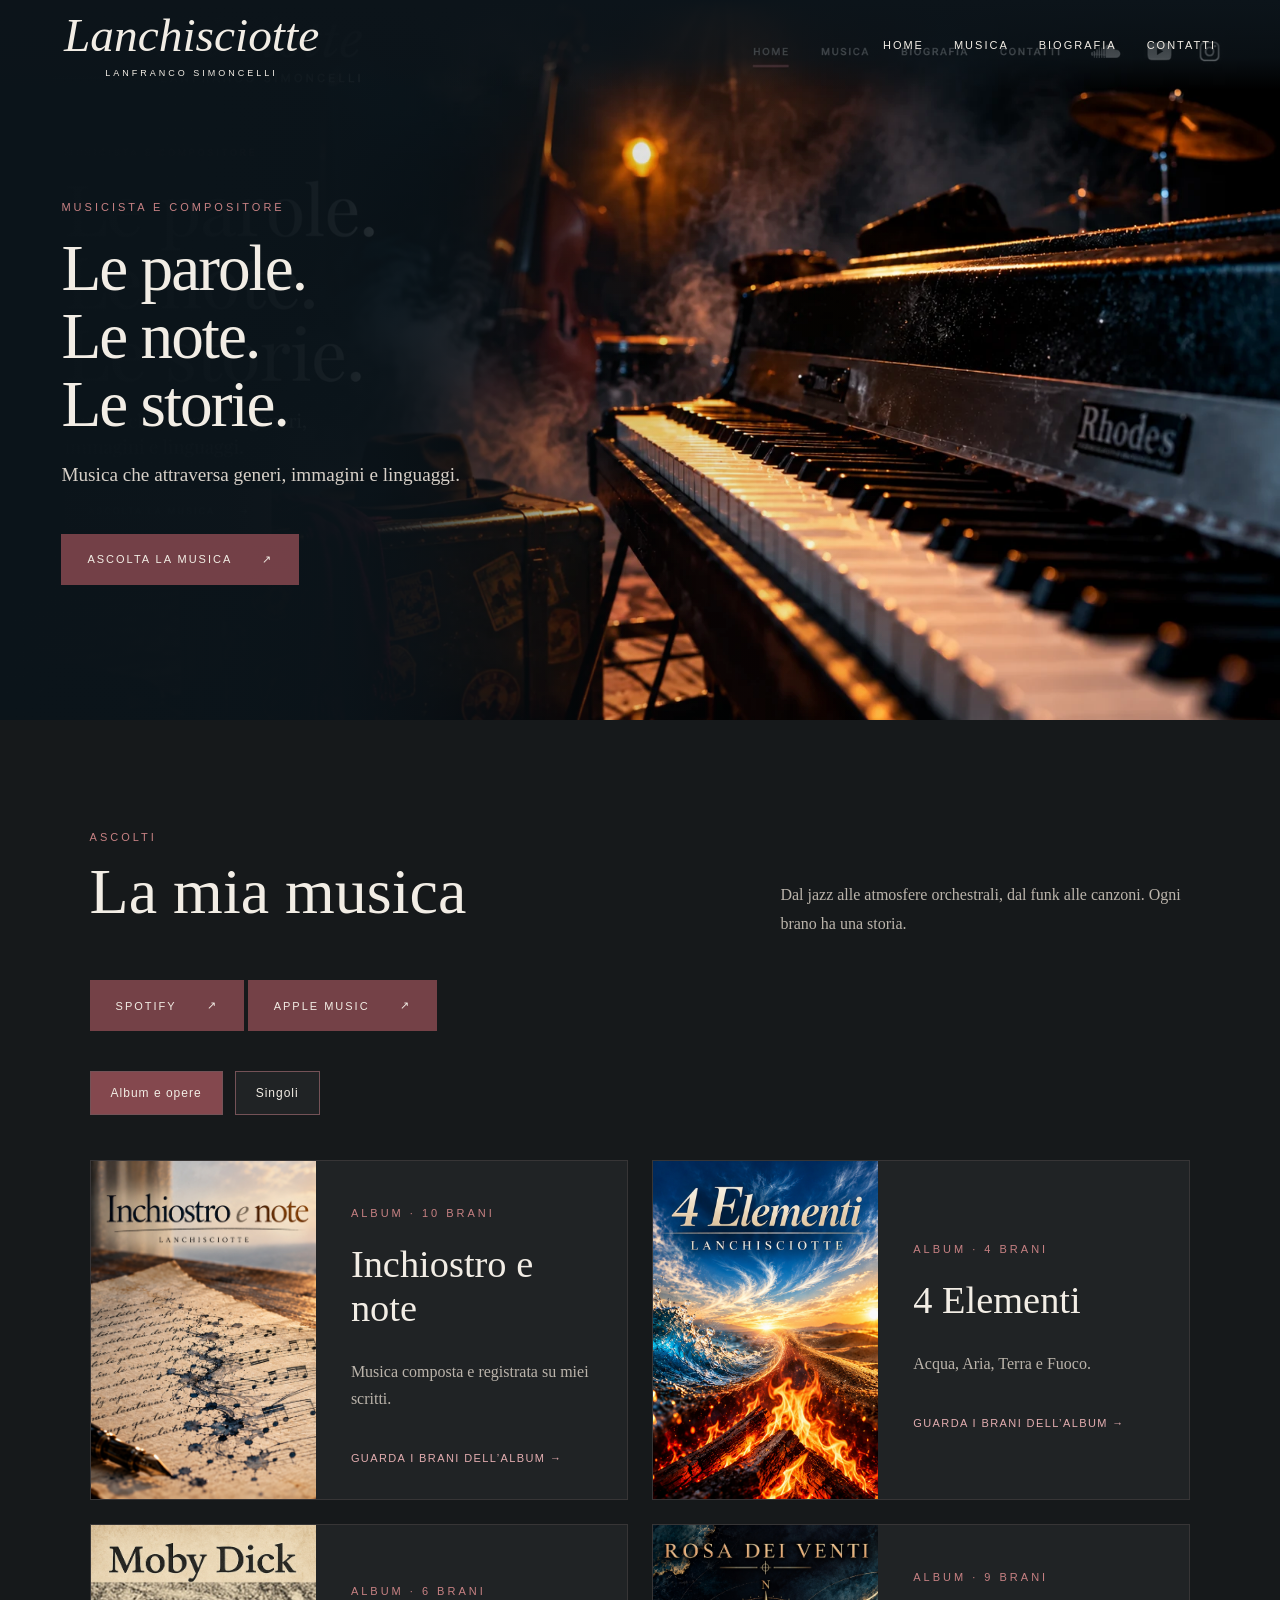
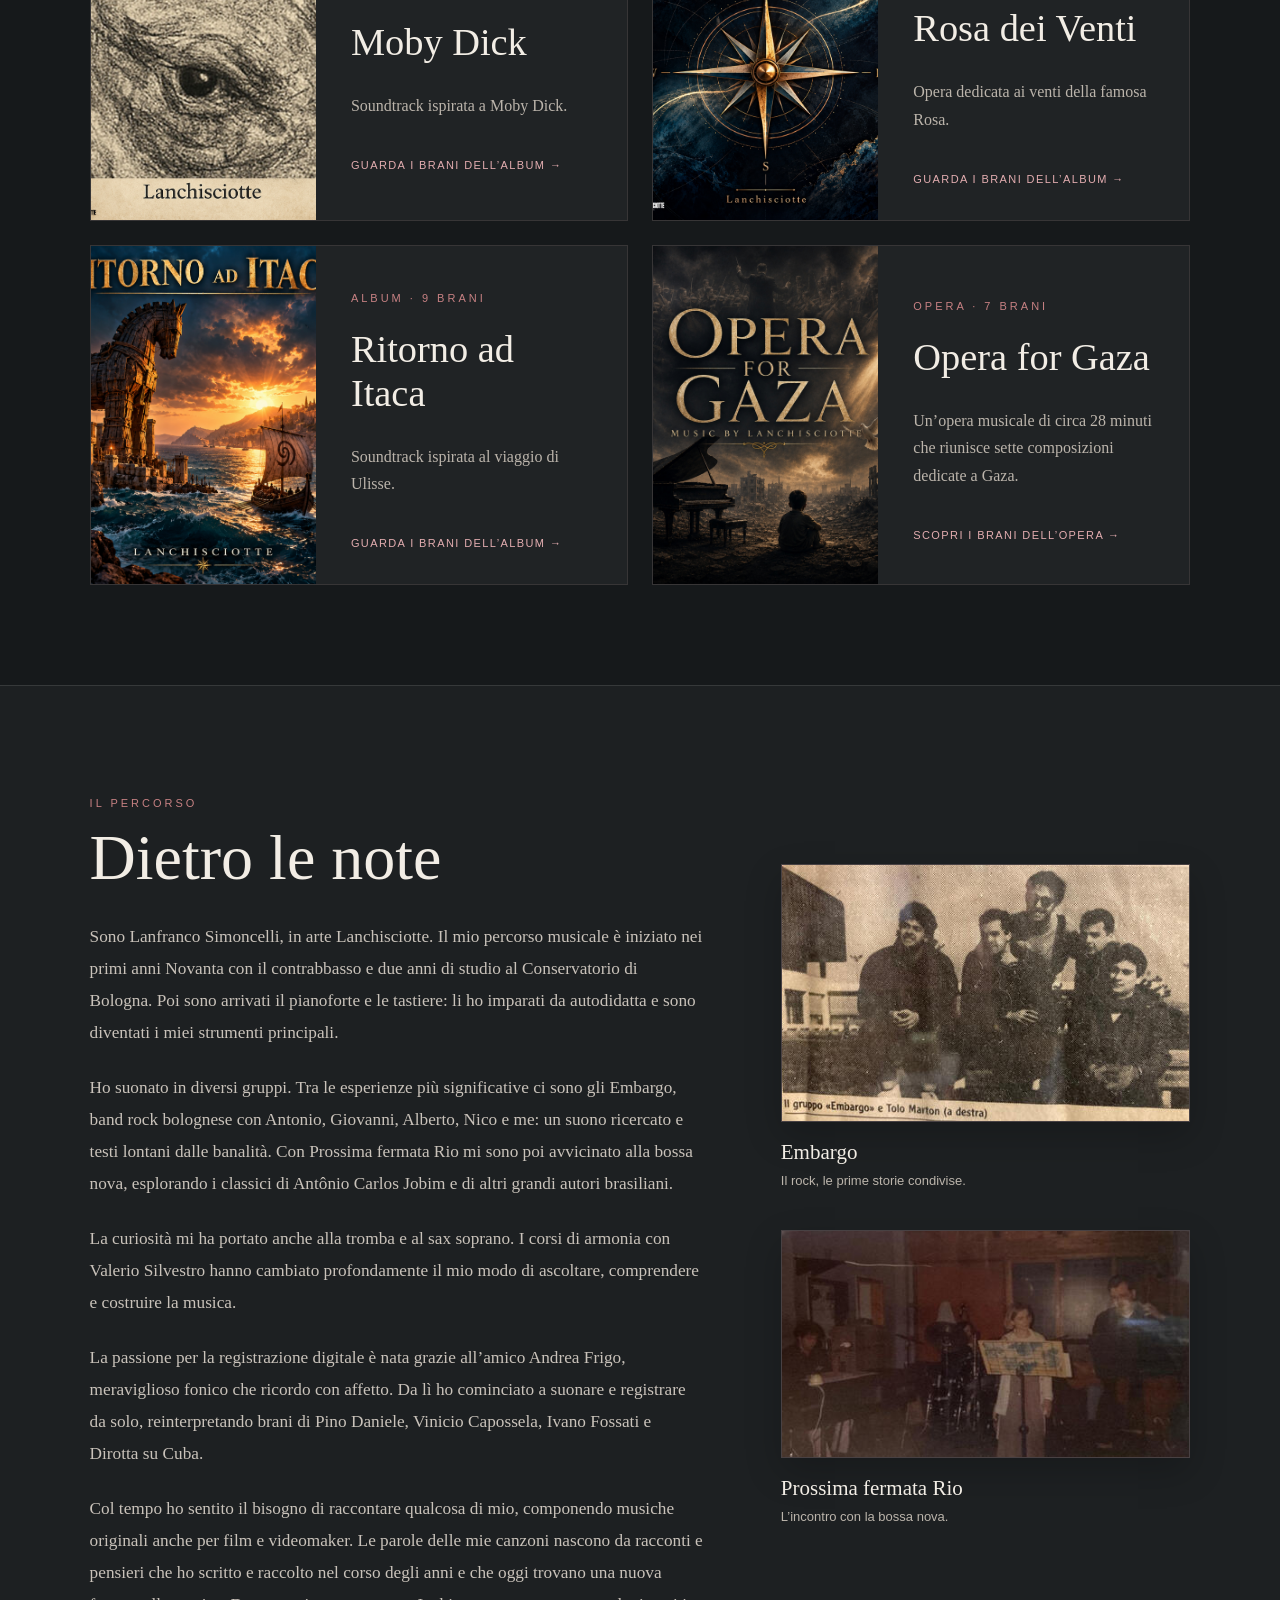
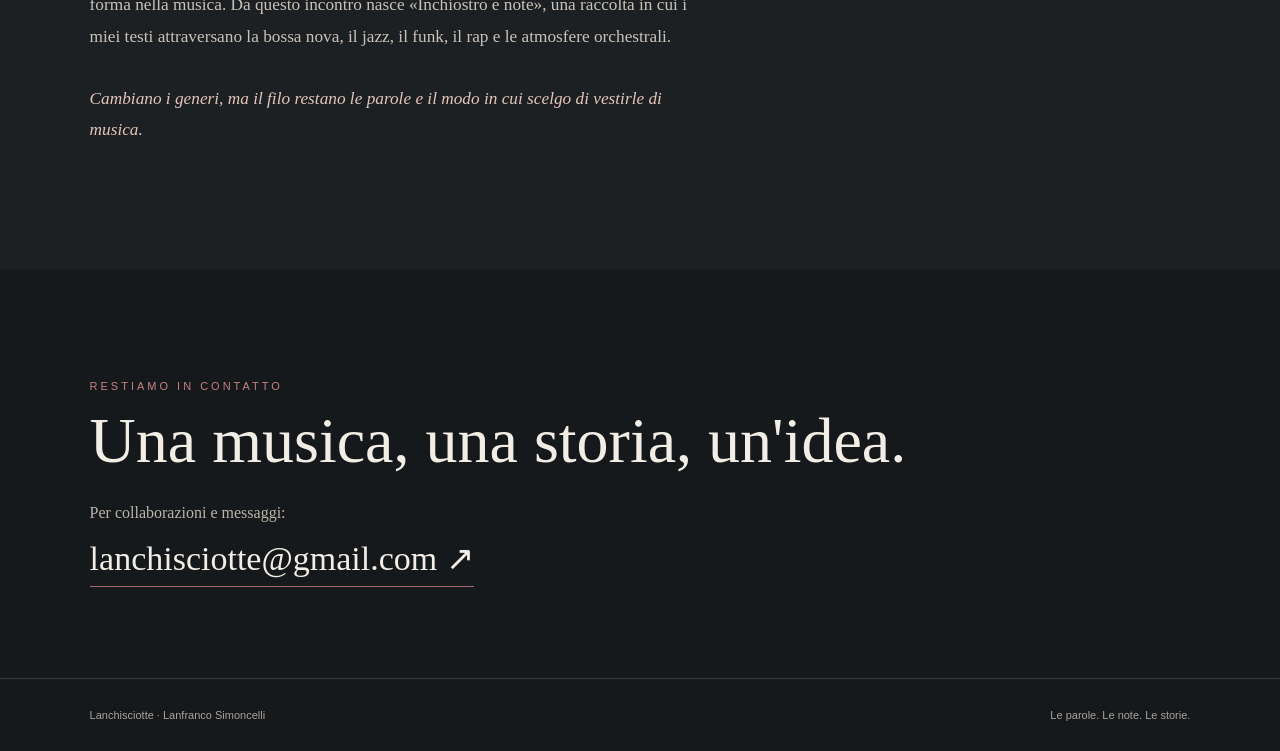
<file: index.html>
<!doctype html><html lang="it"><head><meta charset="utf-8"><meta name="viewport" content="width=device-width, initial-scale=1"><meta name="description" content="Lanchisciotte — Lanfranco Simoncelli, musicista e compositore. Musica, parole e storie."><title>Lanchisciotte | Lanfranco Simoncelli</title><link rel="stylesheet" href="style.css"></head><body><header class="topbar"><a class="brand" href="#home">Lanchisciotte<small>LANFRANCO SIMONCELLI</small></a><nav aria-label="Navigazione principale"><a href="#home">Home</a><a href="#musica">Musica</a><a href="#biografia">Biografia</a><a href="#contatti">Contatti</a></nav></header><main><section class="hero" id="home"><div class="hero-content"><p class="eyebrow">MUSICISTA E COMPOSITORE</p><h1>Le parole.<br>Le note.<br>Le storie.</h1><p>Musica che attraversa generi, immagini e linguaggi.</p><a class="cta" href="#musica">Ascolta la musica <span aria-hidden="true">↗</span></a></div></section><section class="section" id="musica"><div class="section-head"><div><p class="eyebrow">ASCOLTI</p><h2>La mia musica</h2></div><p>Dal jazz alle atmosfere orchestrali, dal funk alle canzoni. Ogni brano ha una storia.</p></div><nav aria-label="Ascolta Lanchisciotte sulle piattaforme"><a class="cta" href="https://open.spotify.com/artist/4vIkHkhN423g5LE5Zuz5TQ">Spotify <span aria-hidden="true">↗</span></a> <a class="cta" href="https://music.apple.com/us/artist/lanchisciotte/1828970473">Apple Music <span aria-hidden="true">↗</span></a></nav><div class="album-list" id="album-list"></div></section><section class="section bio" id="biografia" aria-labelledby="bio-title"><div class="bio-inner"><div class="bio-copy"><p class="eyebrow">IL PERCORSO</p><h2 id="bio-title">Dietro le note</h2><p>Sono Lanfranco Simoncelli, in arte Lanchisciotte. Il mio percorso musicale è iniziato nei primi anni Novanta con il contrabbasso e due anni di studio al Conservatorio di Bologna. Poi sono arrivati il pianoforte e le tastiere: li ho imparati da autodidatta e sono diventati i miei strumenti principali.</p><p>Ho suonato in diversi gruppi. Tra le esperienze più significative ci sono gli Embargo, band rock bolognese con Antonio, Giovanni, Alberto, Nico e me: un suono ricercato e testi lontani dalle banalità. Con Prossima fermata Rio mi sono poi avvicinato alla bossa nova, esplorando i classici di Antônio Carlos Jobim e di altri grandi autori brasiliani.</p><p>La curiosità mi ha portato anche alla tromba e al sax soprano. I corsi di armonia con Valerio Silvestro hanno cambiato profondamente il mio modo di ascoltare, comprendere e costruire la musica.</p><p>La passione per la registrazione digitale è nata grazie all’amico Andrea Frigo, meraviglioso fonico che ricordo con affetto. Da lì ho cominciato a suonare e registrare da solo, reinterpretando brani di Pino Daniele, Vinicio Capossela, Ivano Fossati e Dirotta su Cuba.</p><p>Col tempo ho sentito il bisogno di raccontare qualcosa di mio, componendo musiche originali anche per film e videomaker. Le parole delle mie canzoni nascono da racconti e pensieri che ho scritto e raccolto nel corso degli anni e che oggi trovano una nuova forma nella musica. Da questo incontro nasce «Inchiostro e note», una raccolta in cui i miei testi attraversano la bossa nova, il jazz, il funk, il rap e le atmosfere orchestrali.</p><p>Cambiano i generi, ma il filo restano le parole e il modo in cui scelgo di vestirle di musica.</p></div><aside class="bio-photos" aria-label="Le esperienze nei gruppi"><figure><img src="assets/Biografia/embargo.jpg" alt="Il gruppo Embargo" loading="lazy" width="450" height="282"><figcaption>Embargo <span>Il rock, le prime storie condivise.</span></figcaption></figure><figure><img src="assets/Biografia/prossima-fermata-rio.jpg" alt="Il gruppo Prossima fermata Rio" loading="lazy" width="450" height="250"><figcaption>Prossima fermata Rio <span>L’incontro con la bossa nova.</span></figcaption></figure></aside></div></section><section class="section contact" id="contatti"><p class="eyebrow">RESTIAMO IN CONTATTO</p><h2>Una musica, una storia, un'idea.</h2><p>Per collaborazioni e messaggi:</p><a class="mail" href="mailto:lanchisciotte@gmail.com">lanchisciotte@gmail.com ↗</a></section></main><footer><span>Lanchisciotte · Lanfranco Simoncelli</span><span>Le parole. Le note. Le storie.</span></footer><script src="catalogo.js"></script><script src="discografia.js"></script></body></html>
</file>
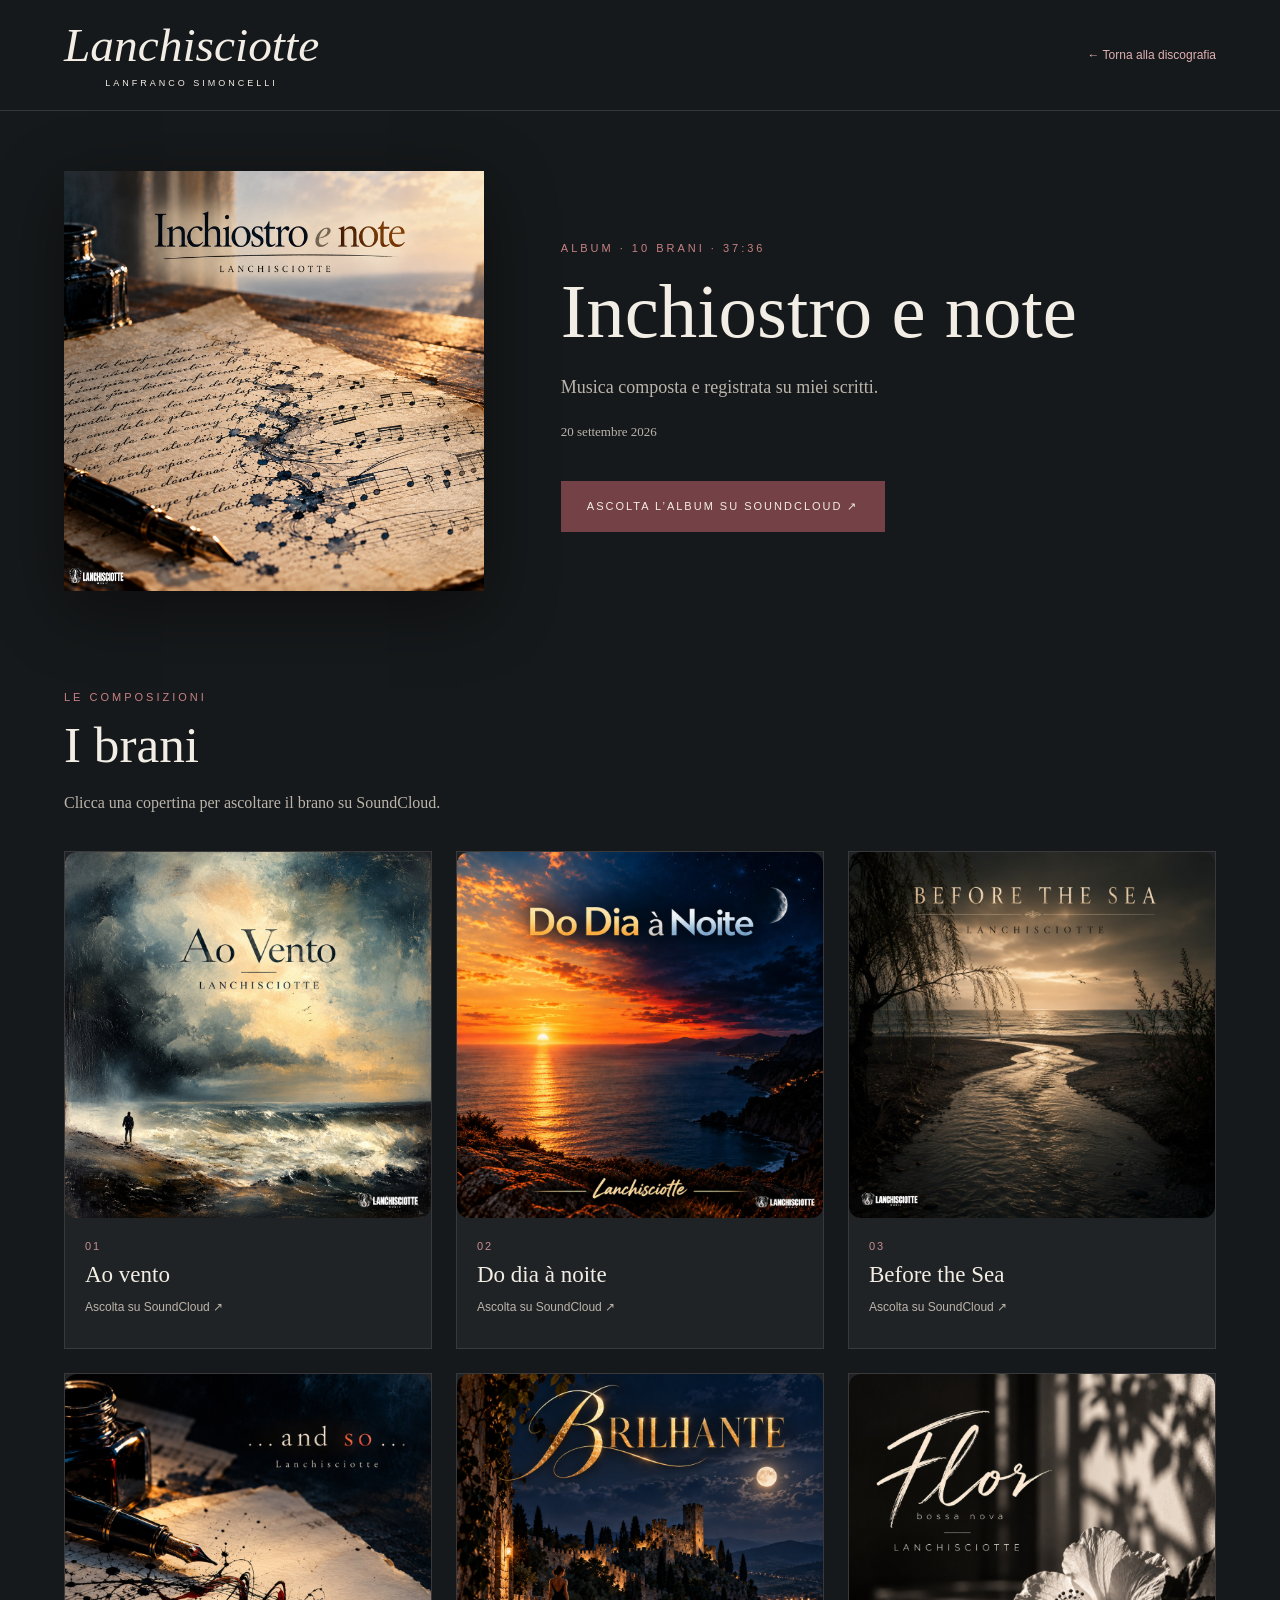
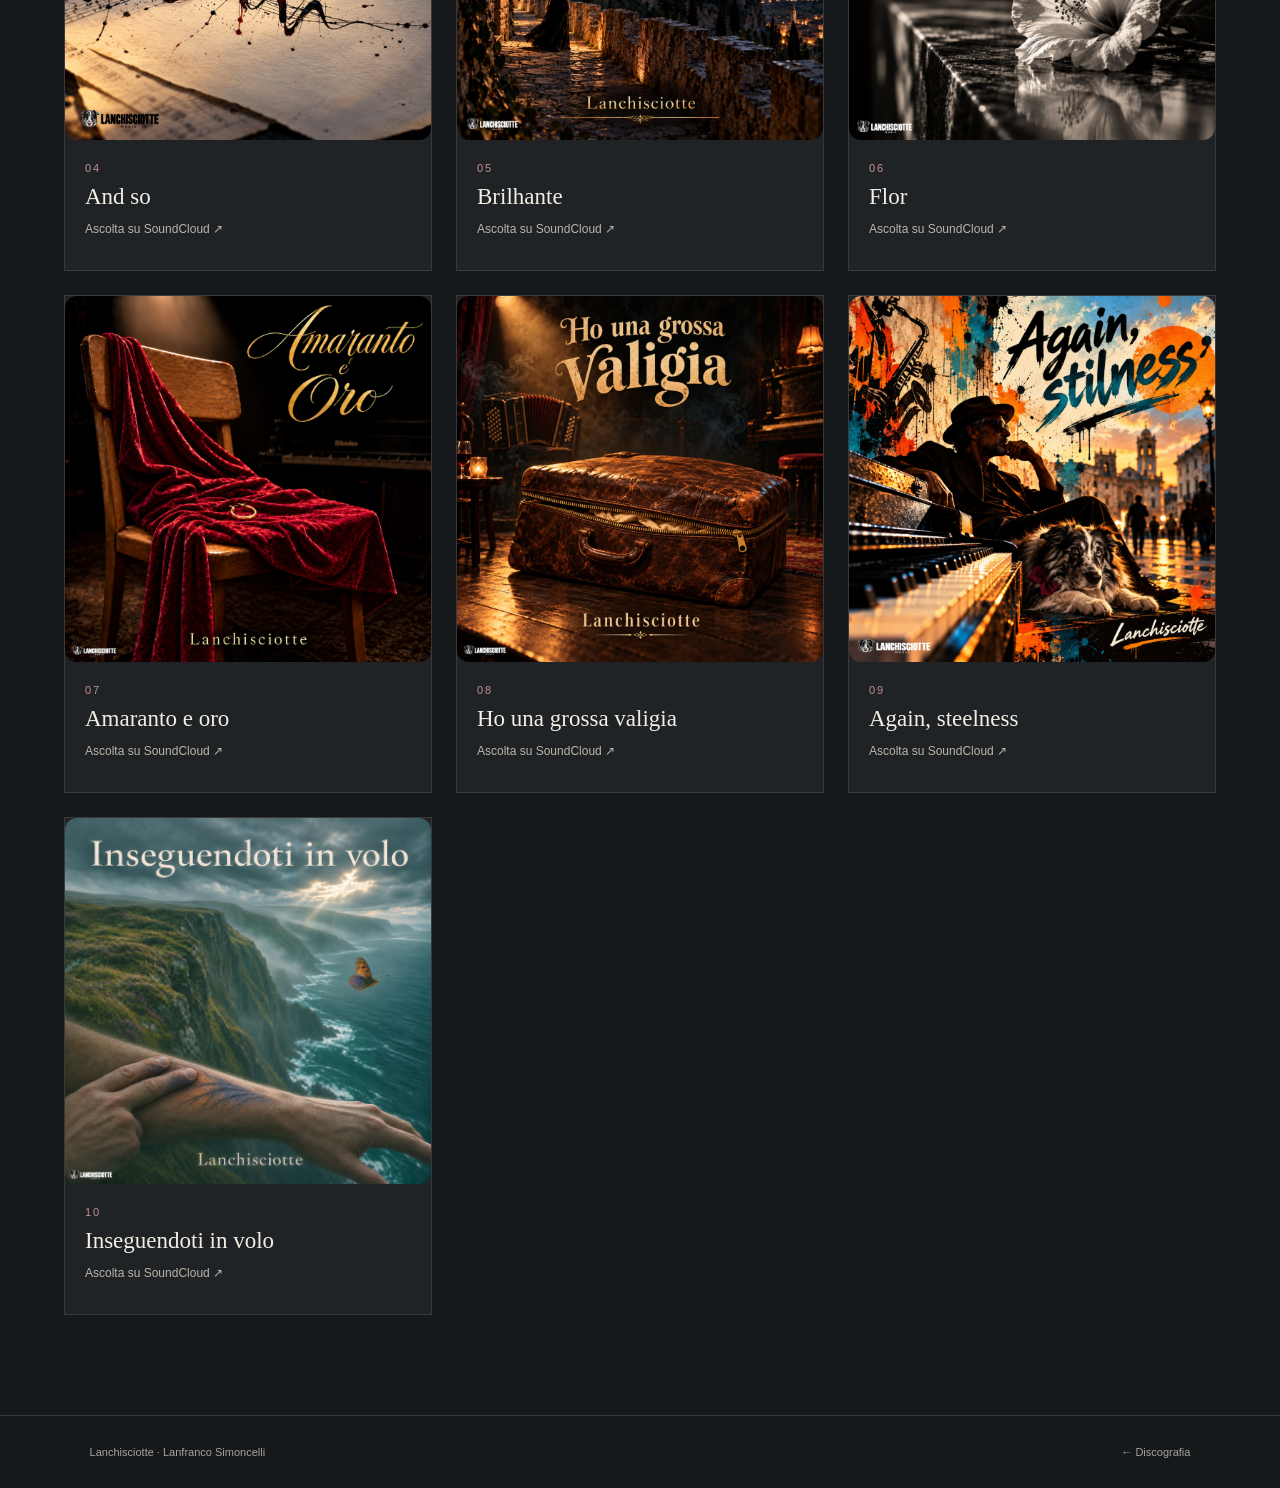
<file: album.html>
<!doctype html><html lang="it"><head><meta charset="utf-8"><meta name="viewport" content="width=device-width,initial-scale=1"><title>Album | Lanchisciotte</title><link rel="stylesheet" href="style.css"></head><body><header class="album-topbar"><a class="brand" href="index.html#home">Lanchisciotte<small>LANFRANCO SIMONCELLI</small></a><a class="back-link" href="index.html#musica">← Torna alla discografia</a></header><main class="album-page" id="album-page"></main><footer><span>Lanchisciotte · Lanfranco Simoncelli</span><a href="index.html#musica">← Discografia</a></footer><script src="catalogo.js"></script><script src="discografia.js"></script></body></html>
</file>
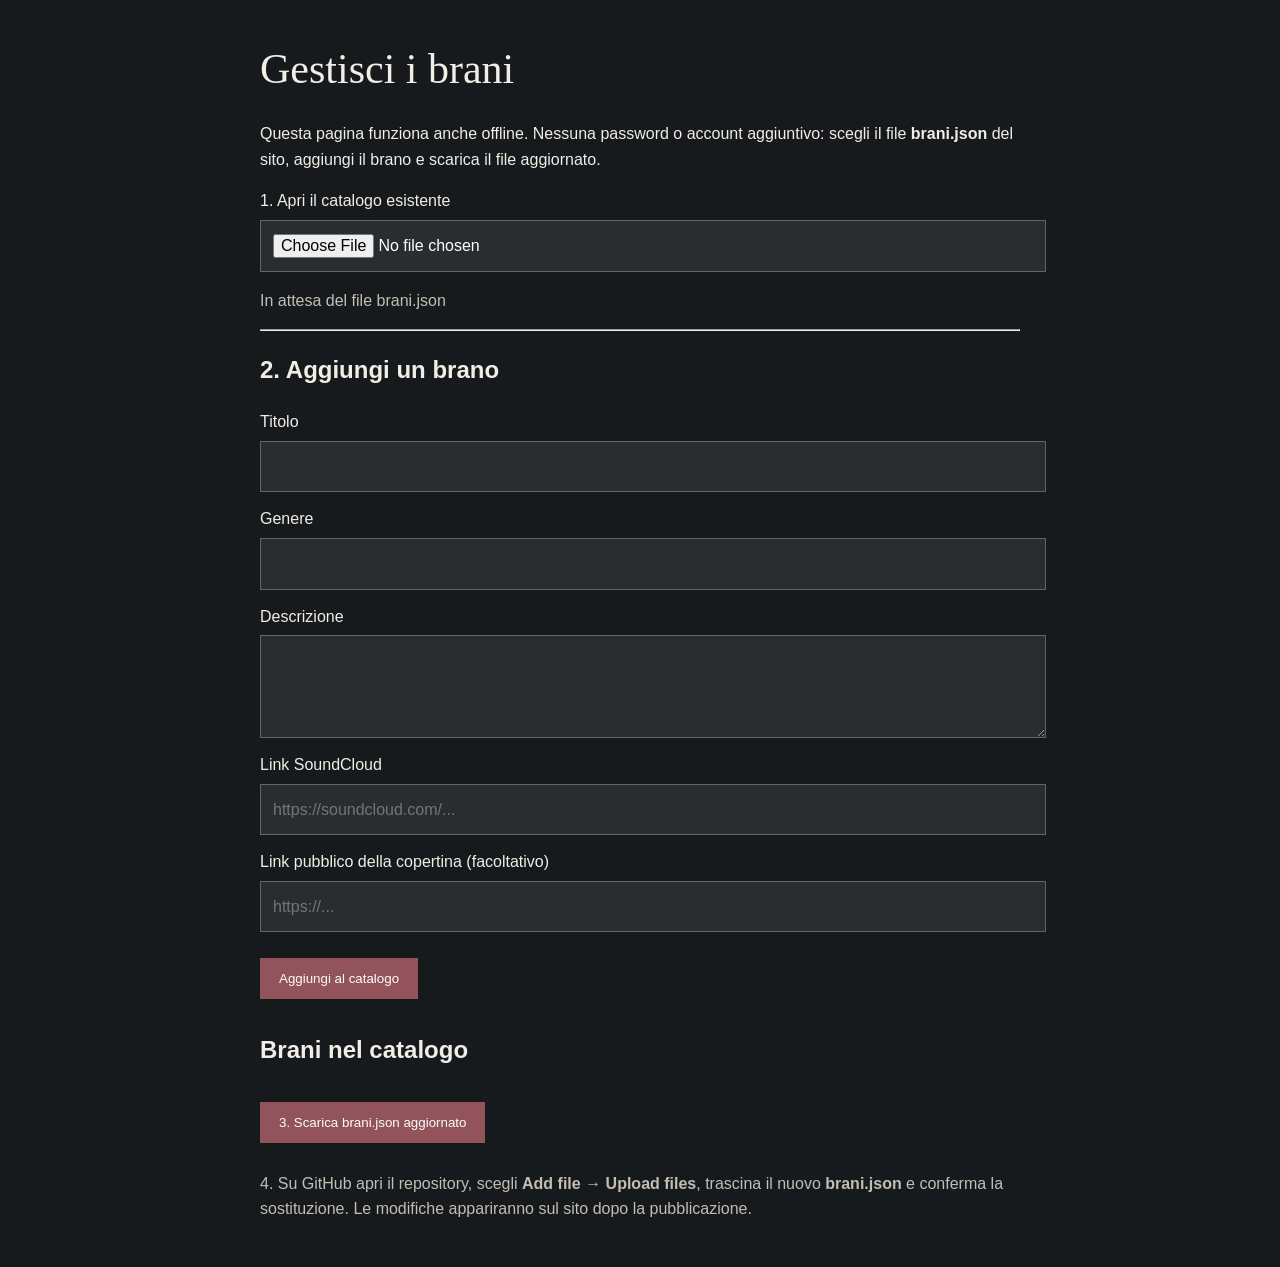
<file: gestisci-brani.html>
<!doctype html><html lang="it"><head><meta charset="utf-8"><meta name="viewport" content="width=device-width,initial-scale=1"><title>Gestisci brani — Lanchisciotte</title><style>body{background:#171a1c;color:#f2ede5;font:16px Arial,sans-serif;max-width:760px;margin:45px auto;padding:0 20px;line-height:1.6}h1{font:42px Georgia,serif}label{display:block;margin:14px 0}input,textarea{display:block;width:100%;padding:12px;background:#292d30;border:1px solid #626568;color:white;margin-top:6px;font:inherit}button{background:#92545a;color:white;padding:13px 19px;border:0;cursor:pointer;margin:12px 8px 12px 0}li{margin:10px 0}a{color:#e9a3aa}.hint{color:#c4bdb4}</style></head><body><h1>Gestisci i brani</h1><p>Questa pagina funziona anche offline. Nessuna password o account aggiuntivo: scegli il file <strong>brani.json</strong> del sito, aggiungi il brano e scarica il file aggiornato.</p><label>1. Apri il catalogo esistente<input id="file" type="file" accept=".json,application/json"></label><p id="status" class="hint">In attesa del file brani.json</p><hr><h2>2. Aggiungi un brano</h2><form id="form"><label>Titolo<input id="titolo" required></label><label>Genere<input id="genere"></label><label>Descrizione<textarea id="descrizione" rows="3"></textarea></label><label>Link SoundCloud<input id="soundcloud" type="url" placeholder="https://soundcloud.com/..."></label><label>Link pubblico della copertina (facoltativo)<input id="copertina" type="url" placeholder="https://..."></label><button type="submit">Aggiungi al catalogo</button></form><h2>Brani nel catalogo</h2><ol id="lista"></ol><button id="download" disabled>3. Scarica brani.json aggiornato</button><p class="hint">4. Su GitHub apri il repository, scegli <strong>Add file → Upload files</strong>, trascina il nuovo <strong>brani.json</strong> e conferma la sostituzione. Le modifiche appariranno sul sito dopo la pubblicazione.</p><script>let tracks=[];const $=id=>document.getElementById(id);function draw(){$('lista').replaceChildren(...tracks.map((b,i)=>{let li=document.createElement('li');li.append(document.createTextNode(b.titolo+' '));let btn=document.createElement('button');btn.textContent='Elimina';btn.onclick=()=>{if(confirm('Eliminare '+b.titolo+'?')){tracks.splice(i,1);draw()}};li.append(btn);return li}));$('download').disabled=false;$('status').textContent=tracks.length+' brani caricati'}$('file').onchange=async e=>{try{let data=JSON.parse(await e.target.files[0].text());if(!Array.isArray(data))throw Error('Il file non è una lista');tracks=data;draw()}catch(err){alert('File non valido: '+err.message)}};$('form').onsubmit=e=>{e.preventDefault();if(!$('file').files.length){alert('Prima carica il file brani.json attuale');return}let b={};for(let key of ['titolo','genere','descrizione','soundcloud','copertina'])b[key]=$(key).value.trim();tracks.push(b);draw();$('form').reset()};$('download').onclick=()=>{let a=document.createElement('a');a.href=URL.createObjectURL(new Blob([JSON.stringify(tracks,null,2)],{type:'application/json'}));a.download='brani.json';a.click();setTimeout(()=>URL.revokeObjectURL(a.href),5000)};</script></body></html>
</file>
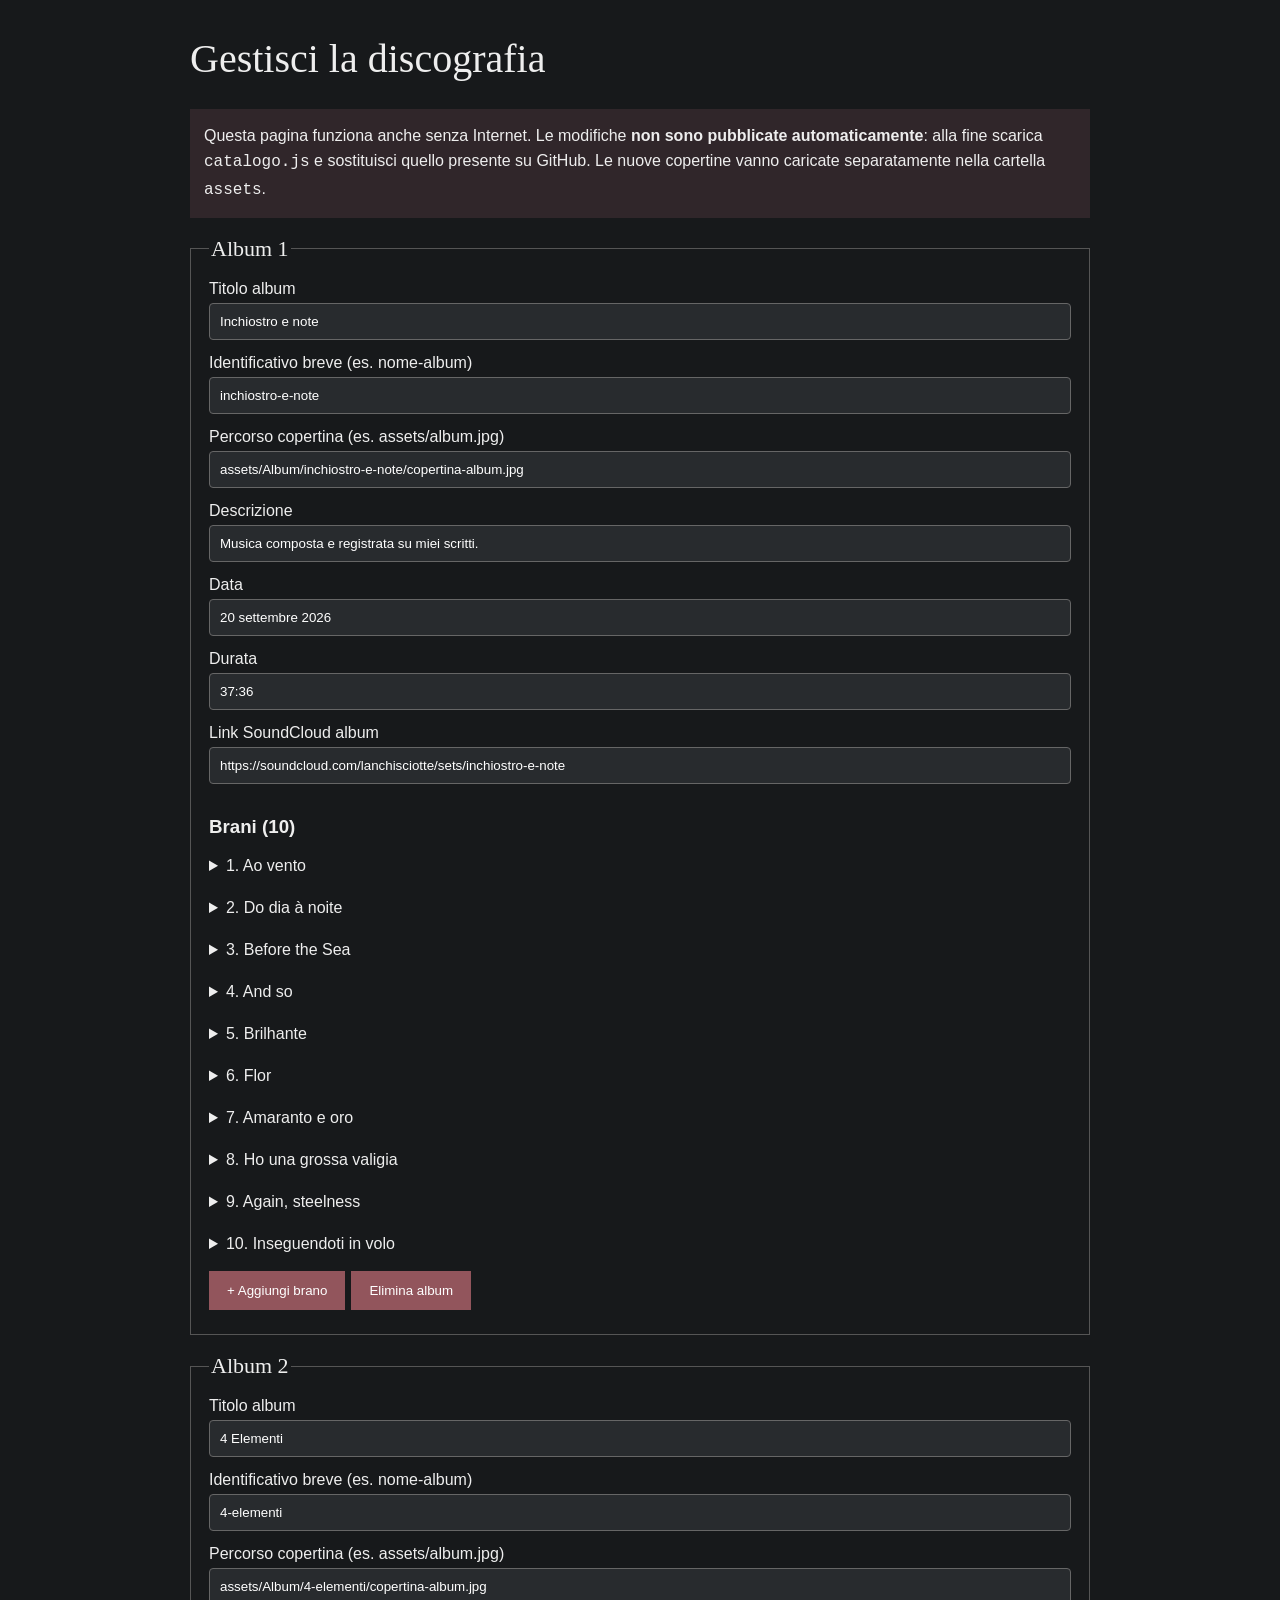
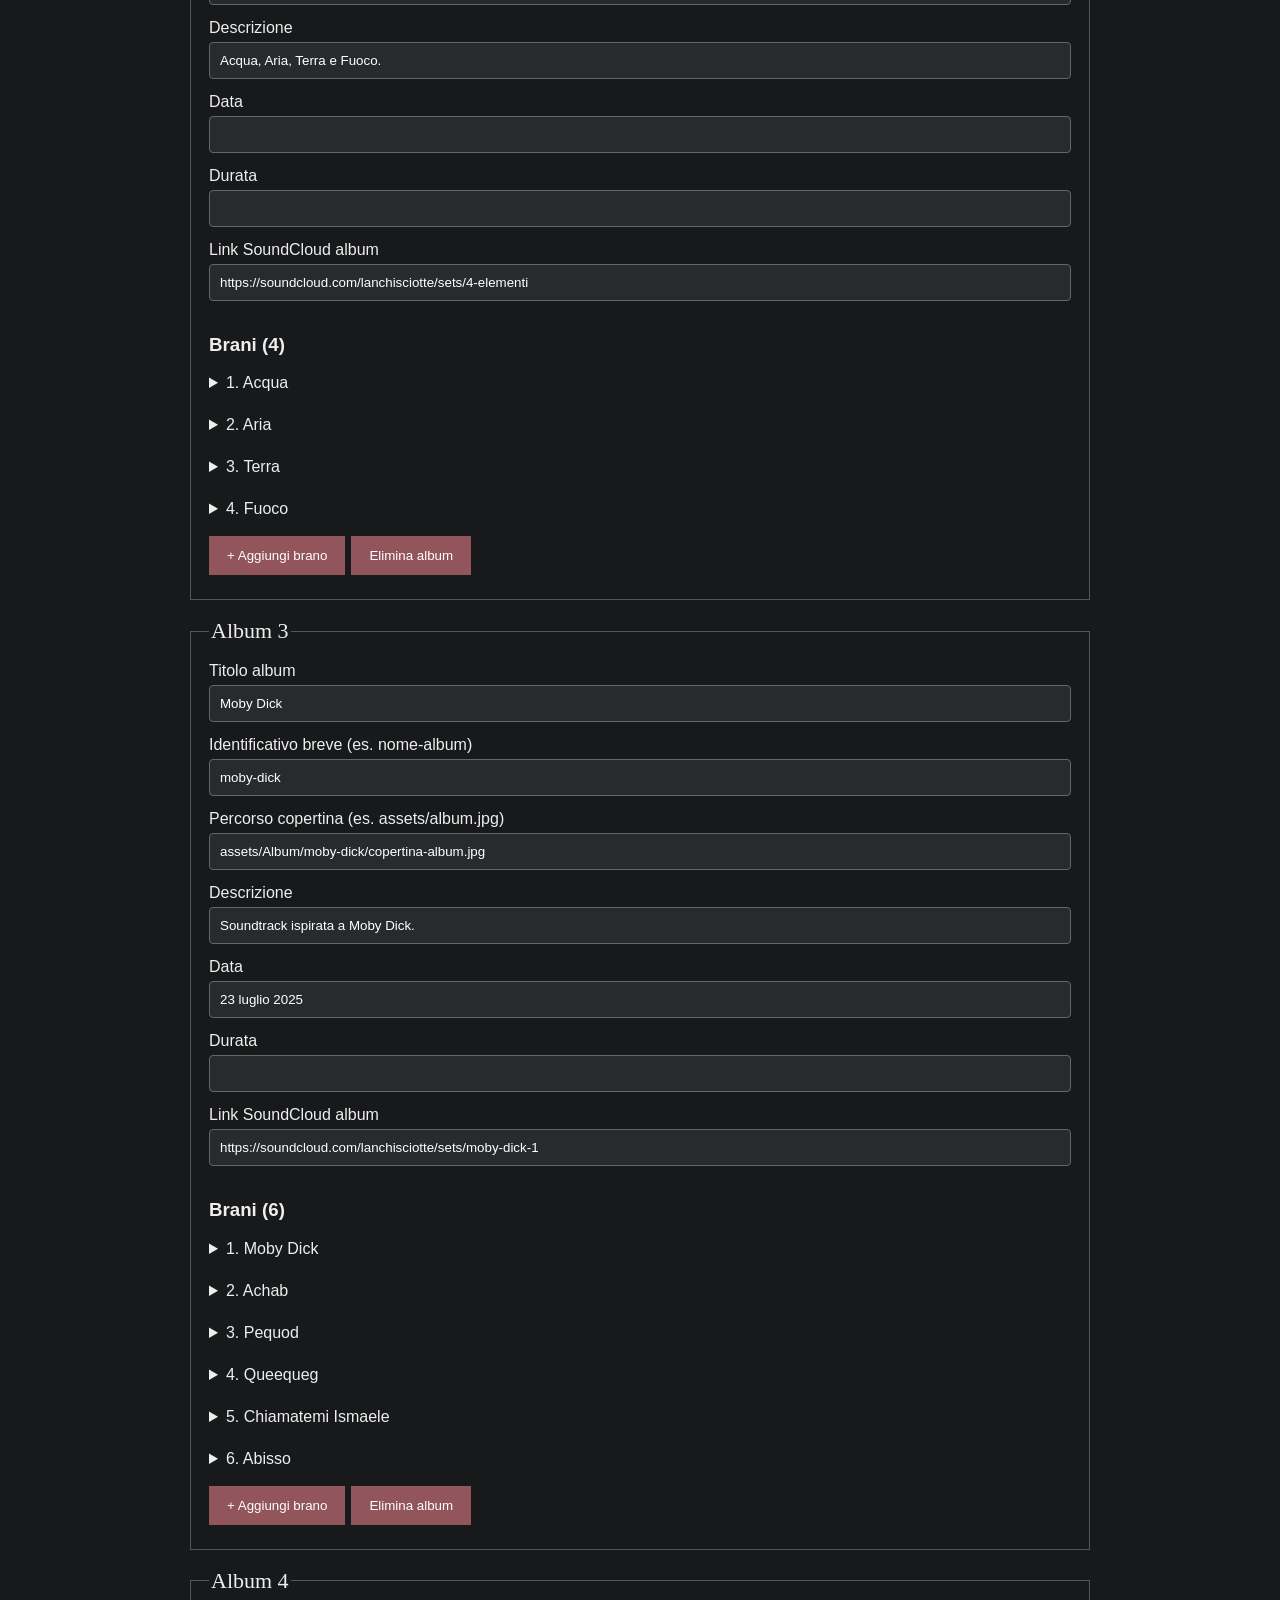
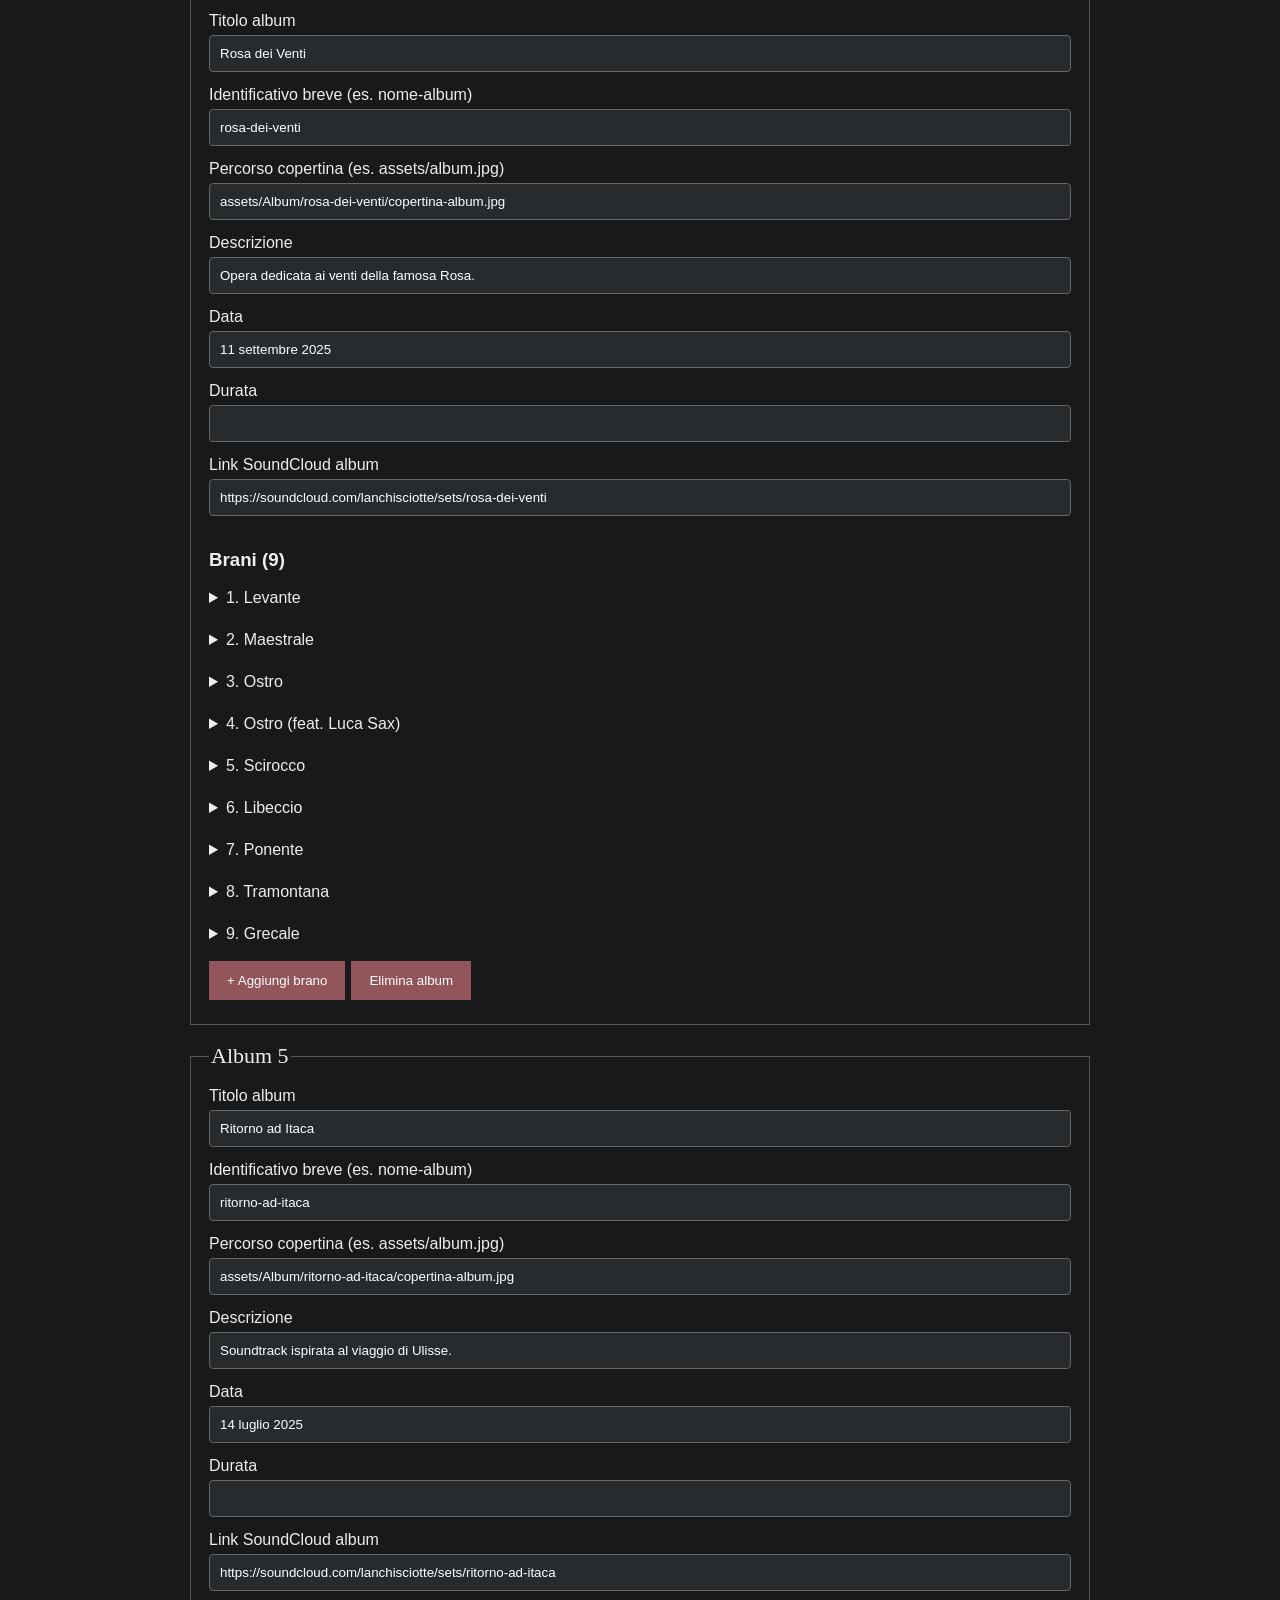
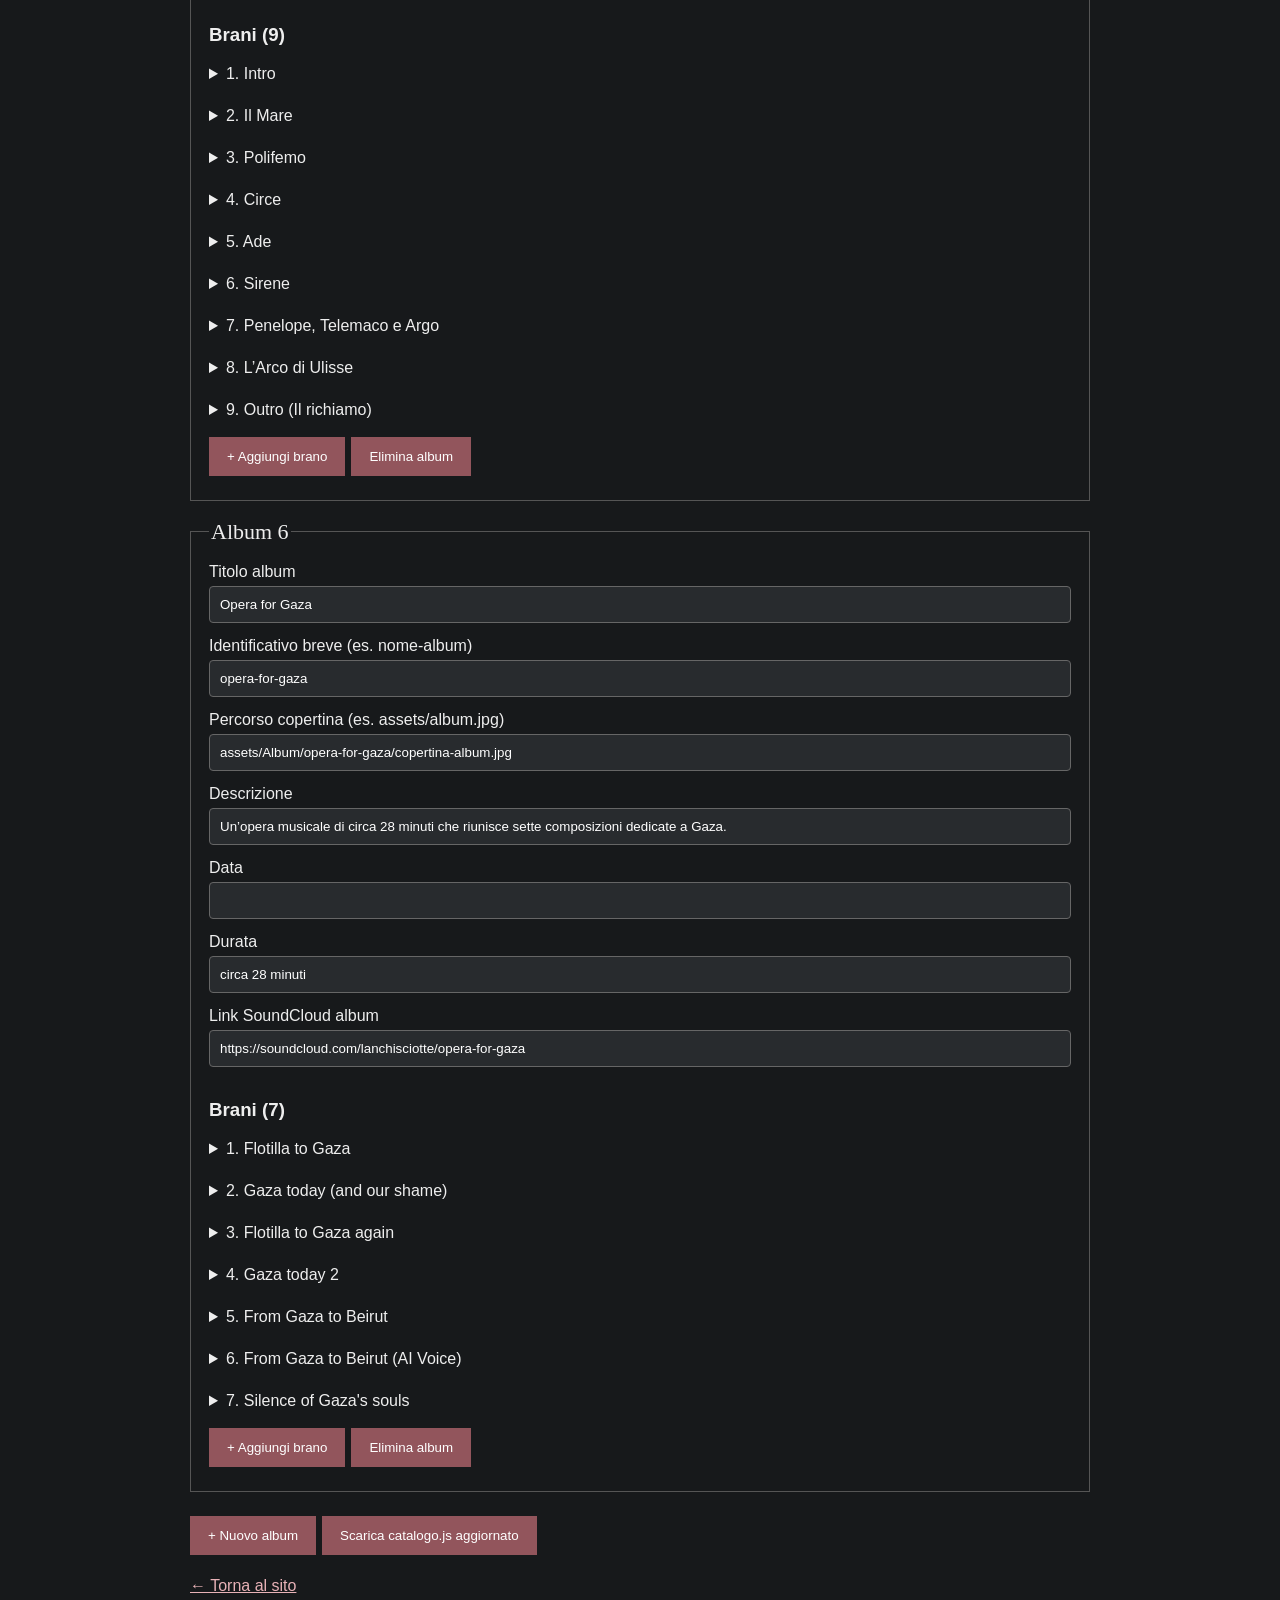
<file: gestisci-catalogo.html>
<!doctype html><html lang="it"><head><meta charset="utf-8"><meta name="viewport" content="width=device-width,initial-scale=1"><title>Gestisci discografia</title><style>body{font:16px Arial,sans-serif;background:#17191b;color:#eee;max-width:900px;margin:35px auto;padding:0 18px}h1{font:40px Georgia}input,textarea{width:100%;box-sizing:border-box;padding:10px;background:#282b2e;border:1px solid #666;color:white;border-radius:4px;margin:5px 0 14px}button{padding:12px 18px;background:#92555c;border:0;color:white;cursor:pointer;margin:6px 6px 6px 0}fieldset{border:1px solid #555;margin:18px 0;padding:18px}legend{font-size:22px;font-family:Georgia}small{color:#bbb}summary{cursor:pointer;margin:12px 0}a{color:#e8b2b7}.warn{background:#30262a;padding:14px;line-height:1.6}</style></head><body><h1>Gestisci la discografia</h1><p class="warn">Questa pagina funziona anche senza Internet. Le modifiche <b>non sono pubblicate automaticamente</b>: alla fine scarica <code>catalogo.js</code> e sostituisci quello presente su GitHub. Le nuove copertine vanno caricate separatamente nella cartella <code>assets</code>.</p><div id="editor"></div><button id="addAlbum">+ Nuovo album</button><button id="save">Scarica catalogo.js aggiornato</button><p><a href="index.html#musica">← Torna al sito</a></p><script src="catalogo.js"></script><script>let data=structuredClone(window.LANCHISCIOTTE_CATALOGO);const root=document.getElementById('editor');function field(parent,label,value,cb){const wrap=document.createElement('label');wrap.textContent=label;const inp=document.createElement('input');inp.value=value||'';inp.oninput=()=>cb(inp.value);wrap.append(inp);parent.append(wrap)}function redraw(){root.replaceChildren();data.albums.forEach((a,ai)=>{const fs=document.createElement('fieldset');const legend=document.createElement('legend');legend.textContent='Album '+(ai+1);fs.append(legend);for(const [key,label] of [['title','Titolo album'],['id','Identificativo breve (es. nome-album)'],['cover','Percorso copertina (es. assets/album.jpg)'],['description','Descrizione'],['date','Data'],['duration','Durata'],['soundcloud','Link SoundCloud album']])field(fs,label,a[key],v=>a[key]=v);const heading=document.createElement('h3');heading.textContent='Brani ('+a.tracks.length+')';fs.append(heading);a.tracks.forEach((t,ti)=>{const d=document.createElement('details');const s=document.createElement('summary');s.textContent=(ti+1)+'. '+(t.title||'Nuovo brano');d.append(s);for(const [key,label] of [['title','Titolo'],['cover','Percorso copertina (es. assets/brani/nome.jpg)'],['soundcloud','Link diretto SoundCloud del singolo']])field(d,label,t[key],v=>{t[key]=v;if(key==='title')s.textContent=(ti+1)+'. '+v});const del=document.createElement('button');del.textContent='Elimina brano';del.onclick=()=>{if(confirm('Eliminare il brano?')){a.tracks.splice(ti,1);redraw()}};d.append(del);fs.append(d)});const add=document.createElement('button');add.textContent='+ Aggiungi brano';add.onclick=()=>{a.tracks.push({title:'',cover:'',soundcloud:''});redraw()};fs.append(add);const remove=document.createElement('button');remove.textContent='Elimina album';remove.onclick=()=>{if(confirm('Eliminare album e brani dal catalogo?')){data.albums.splice(ai,1);redraw()}};fs.append(remove);root.append(fs)})}document.getElementById('addAlbum').onclick=()=>{data.albums.push({id:'nuovo-album-'+(data.albums.length+1),title:'Nuovo album',cover:'',description:'',date:'',duration:'',soundcloud:'',tracks:[]});redraw()};document.getElementById('save').onclick=()=>{const file='window.LANCHISCIOTTE_CATALOGO = '+JSON.stringify(data,null,2)+';\n';const blob=new Blob([file],{type:'text/javascript;charset=utf-8'});const a=document.createElement('a');a.href=URL.createObjectURL(blob);a.download='catalogo.js';a.click();setTimeout(()=>URL.revokeObjectURL(a.href),2000)};redraw();</script></body></html>
</file>
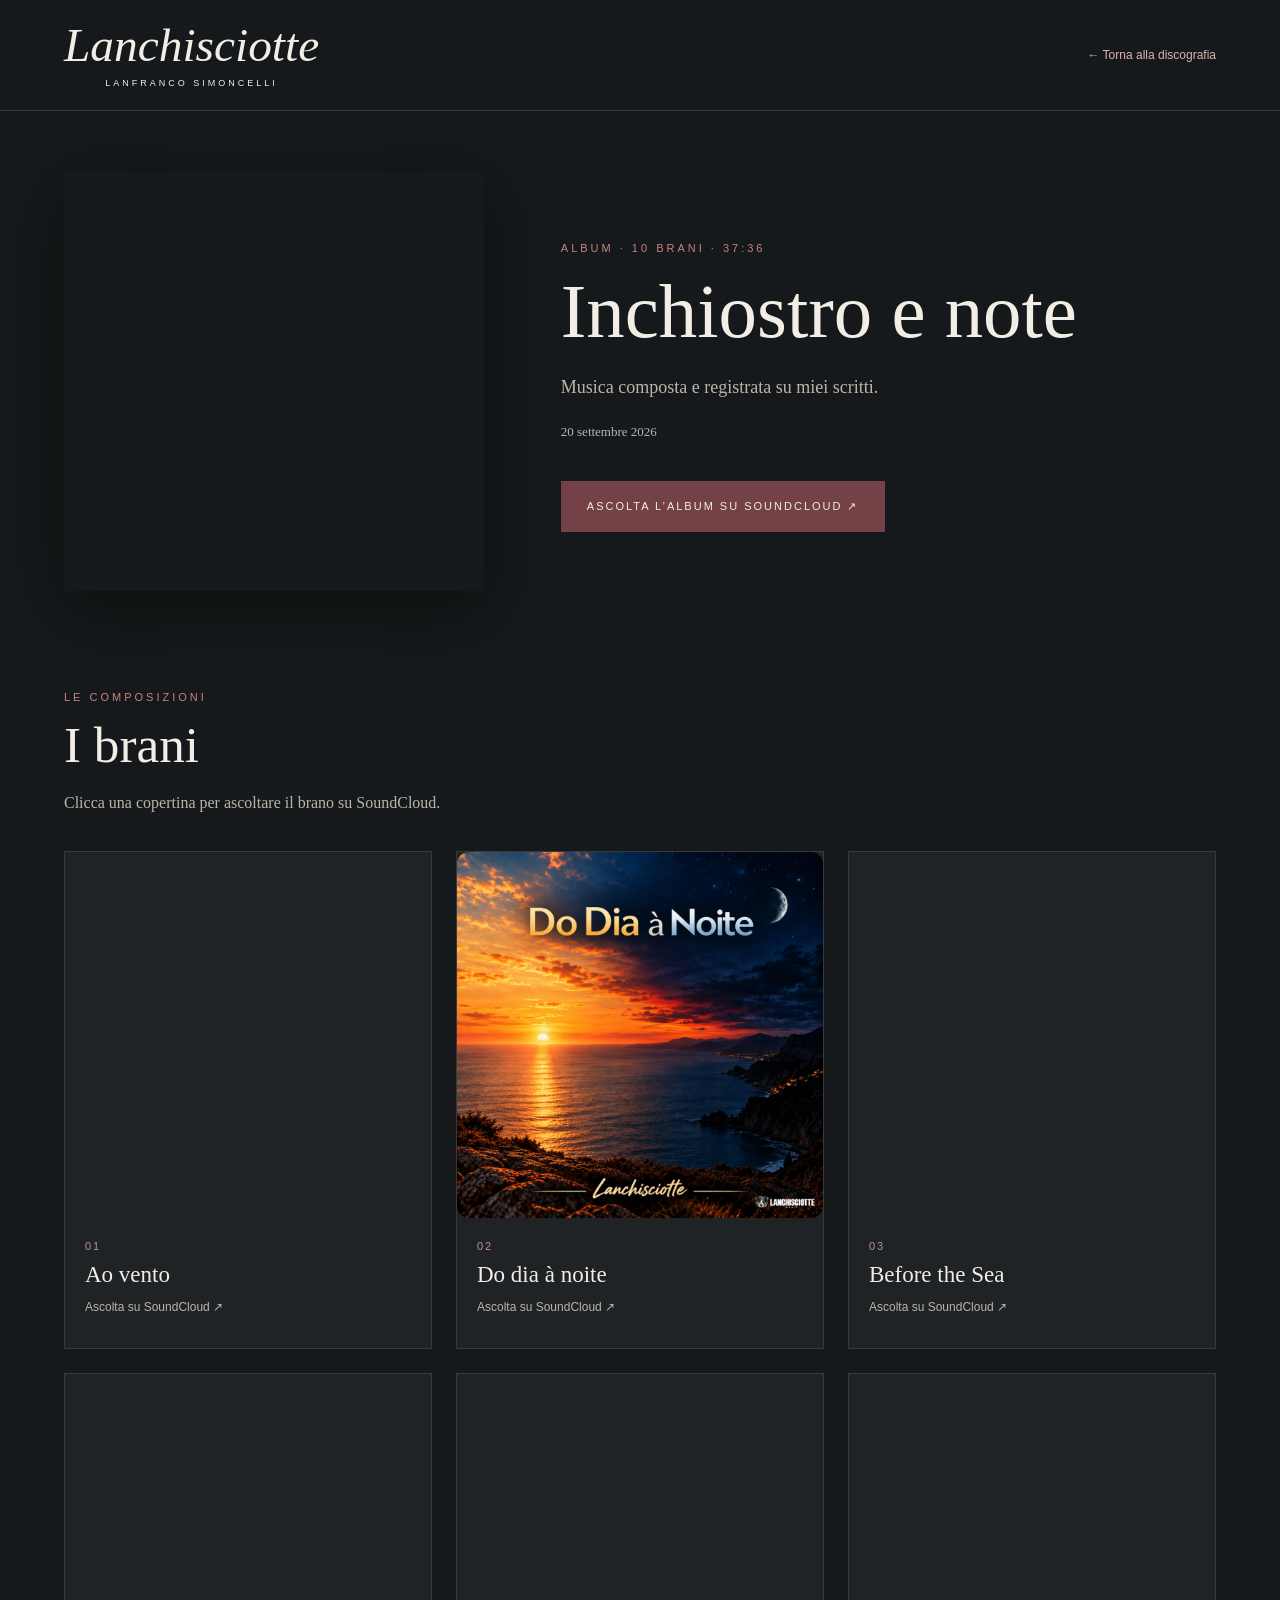
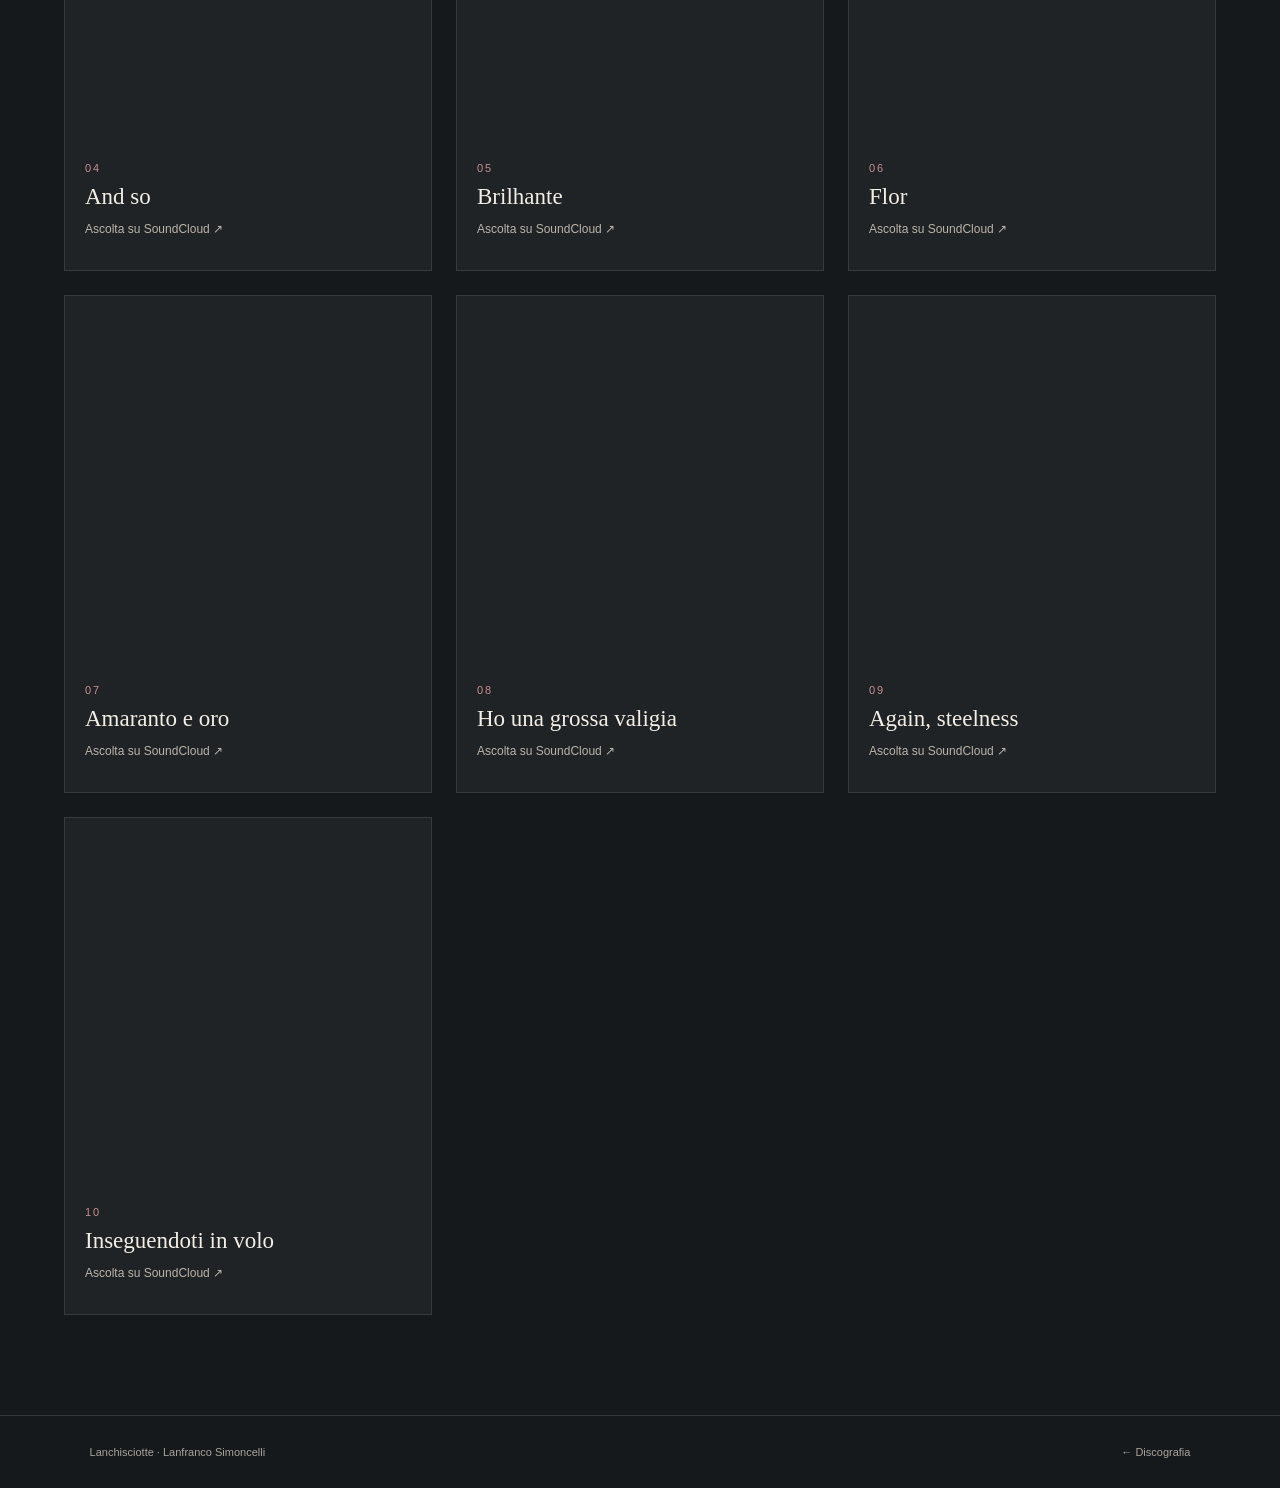
<file: inchiostro-e-note.html>
<!doctype html><html lang="it"><head><meta charset="utf-8"><meta http-equiv="refresh" content="0;url=album.html?id=inchiostro-e-note"><title>Inchiostro e note</title></head><body><a href="album.html?id=inchiostro-e-note">Apri Inchiostro e note</a></body></html>
</file>
<file: style.css>
:root{--bg:#16191b;--panel:#202325;--cream:#f2ede5;--muted:#bbb4ab;--accent:#aa676b}*{box-sizing:border-box}html{scroll-behavior:smooth}body{margin:0;background:var(--bg);color:var(--cream);font-family:Georgia,'Times New Roman',serif}a{color:inherit;text-decoration:none}.topbar{height:90px;padding:0 max(5vw,22px);display:flex;justify-content:space-between;align-items:center;position:absolute;z-index:5;top:0;left:0;right:0;background:linear-gradient(#0c1115c9,transparent)}.brand{font-style:italic;font-size:45px;line-height:1}.brand small{font:9px Arial,sans-serif;letter-spacing:3px;display:block;text-align:center;margin-top:9px}.topbar nav{display:flex;gap:30px}.topbar nav a{font:11px Arial,sans-serif;text-transform:uppercase;letter-spacing:2px}.topbar nav a:hover,.mail:hover{color:#e6a4a4}.hero{min-height:750px;height:92svh;max-height:1000px;display:flex;align-items:center;background:linear-gradient(90deg,#10181ef7 0%,#10181ee9 17%,#10181e9e 35%,#10181e20 58%,transparent 100%),url('assets/HomePage/rhodes-atmosfera.webp') right center/70% 100% no-repeat,#111820}.hero-content{padding:125px max(5vw,24px) 85px;max-width:670px}.eyebrow{font:11px Arial,sans-serif;letter-spacing:3px;color:#c78183;text-transform:uppercase}.hero h1{font-size:clamp(55px,6vw,100px);font-weight:normal;line-height:1.03;letter-spacing:-2px;margin:22px 0}.hero-content>p:not(.eyebrow){font-size:clamp(17px,2vw,23px);color:#d7d0c8;line-height:1.5}.cta{display:inline-flex;align-items:center;gap:30px;margin-top:25px;padding:19px 26px;background:#84484edb;text-transform:uppercase;font:11px Arial,sans-serif;letter-spacing:2px}.cta:hover{background:#a65c62}.section{padding:100px max(7vw,24px);max-width:1600px;margin:auto;scroll-margin-top:30px}.section h2{font-size:clamp(38px,5vw,70px);font-weight:normal;margin:12px 0 26px}.section-head{display:flex;justify-content:space-between;gap:50px;align-items:end}.section-head>p{max-width:410px;line-height:1.8;color:var(--muted)}.music-grid{display:grid;grid-template-columns:repeat(auto-fit,minmax(230px,1fr));gap:26px;margin-top:45px}.track{background:var(--panel);border:1px solid #36393a;overflow:hidden}.cover{aspect-ratio:1;display:grid;place-items:center;background:linear-gradient(135deg,#5b363b,#23292c);color:#e8dbcf;font-size:70px}.cover img{width:100%;height:100%;object-fit:cover}.track-content{padding:22px}.track h3{font-weight:normal;font-size:25px;margin:0 0 8px}.track p{font:12px Arial,sans-serif;color:var(--muted);letter-spacing:.6px;line-height:1.6}.track a{display:inline-block;font:11px Arial,sans-serif;letter-spacing:1.5px;text-transform:uppercase;border-bottom:1px solid var(--accent);padding-bottom:8px;margin-top:15px}.bio{border-top:1px solid #36393a;max-width:none;background:#1d2022}.bio>*{max-width:850px}.bio p:not(.eyebrow){font-size:20px;line-height:1.9;color:#c9c2ba}.contact{min-height:370px}.contact p:not(.eyebrow){color:var(--muted)}.mail{font-size:clamp(20px,3vw,34px);border-bottom:1px solid var(--accent);padding-bottom:9px}footer{display:flex;justify-content:space-between;gap:20px;padding:30px max(7vw,24px);font:11px Arial,sans-serif;color:#a9a39c;border-top:1px solid #34383a}.muted{color:var(--muted)}@media(max-width:700px){.topbar{height:auto;display:block;padding:20px 22px}.brand{font-size:34px;display:inline-block}.topbar nav{margin-top:24px;gap:17px;flex-wrap:wrap}.topbar nav a{font-size:10px}.hero{height:auto;min-height:680px;background:linear-gradient(90deg,#10181ef2,#10181e9c),url('assets/HomePage/rhodes-atmosfera.webp') center/cover no-repeat}.hero-content{padding-top:200px}.section{padding-top:75px;padding-bottom:75px}.section-head{display:block}footer{display:block}footer span{display:block;margin-bottom:10px}}

/* Anteprima locale: scena panoramica senza ingrandimenti */
.topbar{background:linear-gradient(180deg,#0c141a 0%,#0c141abf 64%,transparent 100%)}
.brand{font-size:clamp(44px,3.7vw,68px)}
.hero{height:min(56.25vw,94svh);min-height:670px;max-height:none;position:relative;background-color:#0b141a;background-image:linear-gradient(90deg,#0b141a 0%,#0b141afc 18%,#0b141af2 27%,#0b141acc 33%,#0b141a20 49%,transparent 70%),url('assets/HomePage/scena-completa.webp');background-position:center,center center;background-size:100% 100%,100% auto;background-repeat:no-repeat}
.hero-content{max-width:610px;width:40%;padding:125px 0 70px max(4.8vw,24px);position:relative;z-index:1}
.hero h1{font-size:clamp(52px,5.1vw,88px);white-space:nowrap;line-height:1.04;letter-spacing:-2px}
.hero-content>p:not(.eyebrow){font-size:clamp(17px,1.5vw,23px)}
@media(max-width:900px){.hero{min-height:700px;height:85svh;background-size:100% 100%,auto 100%;background-position:center,60% center}.hero-content{width:65%}.hero h1{font-size:clamp(43px,6vw,68px)}}
@media(max-width:700px){.topbar{background:linear-gradient(#0b141af2,#0b141a00)}.hero{min-height:760px;height:auto;background-image:linear-gradient(90deg,#0b141af2 0%,#0b141ad9 55%,#0b141a70 100%),url('assets/HomePage/scena-completa.webp');background-size:100% 100%,auto 100%;background-position:center,61% center}.hero-content{width:100%;max-width:100%;padding:215px 22px 90px}.hero h1{font-size:clamp(43px,10vw,65px)}.brand{font-size:37px}}

/* Discografia: la Home resta invariata */
.album-list{margin-top:45px;max-width:880px}.album-card{display:grid;grid-template-columns:minmax(200px,340px) 1fr;background:#202325;border:1px solid #373536;overflow:hidden;transition:border-color .2s}.album-card:hover{border-color:#ae7475}.album-card>img{display:block;width:100%;height:100%;aspect-ratio:1;object-fit:cover}.album-info{padding:clamp(22px,4vw,55px);display:flex;flex-direction:column;justify-content:center}.album-info h3{font-size:clamp(32px,4vw,54px);font-weight:normal;margin:12px 0}.album-info>p:not(.eyebrow){color:var(--muted);line-height:1.7}.album-open{font:11px Arial,sans-serif;letter-spacing:1.4px;text-transform:uppercase;color:#e3adb0;margin-top:24px}.album-topbar{display:flex;justify-content:space-between;align-items:center;padding:22px max(5vw,22px);border-bottom:1px solid #34383a}.back-link{font:12px Arial,sans-serif;color:#e0b1b2}.album-page{max-width:1300px;margin:auto;padding:60px max(5vw,22px) 100px}.album-intro{display:grid;grid-template-columns:minmax(240px,420px) 1fr;gap:clamp(30px,6vw,100px);align-items:center}.album-intro>img{width:100%;aspect-ratio:1;object-fit:cover;box-shadow:0 18px 65px #0007}.album-intro h1{font-weight:normal;font-size:clamp(46px,6vw,86px);line-height:1.1;margin:16px 0}.album-intro h1 em{font-weight:normal;color:#c69b91}.album-intro p:not(.eyebrow){color:var(--muted);font-size:18px;line-height:1.7}.album-intro .album-meta{font-size:13px!important}.album-songs{margin-top:100px}.album-songs h2{font-size:clamp(36px,4vw,58px);font-weight:normal;margin:12px 0}.album-songs>.muted{line-height:1.6}.songs-grid{display:grid;grid-template-columns:repeat(3,minmax(0,1fr));gap:24px;margin-top:35px}.song{border:1px solid #39383a;background:#202325;overflow:hidden}.song-placeholder{aspect-ratio:1;display:grid;place-items:center;background:linear-gradient(140deg,#403137,#222a2d 65%,#151c20)}.song-placeholder span{font-size:66px;color:#c0a19d}.song-details{padding:18px 20px 22px}.song-number{font:11px Arial,sans-serif;color:#c58d91;letter-spacing:2px}.song h3{font-weight:normal;font-size:23px;margin:8px 0}.song p{font:12px Arial,sans-serif;color:var(--muted)}@media(max-width:760px){.album-card,.album-intro{grid-template-columns:1fr}.album-card>img{height:auto}.album-topbar{align-items:start;gap:15px}.album-topbar .brand{font-size:32px}.back-link{font-size:10px}.album-page{padding-top:35px}.album-intro>img{max-width:420px}.songs-grid{grid-template-columns:repeat(2,minmax(0,1fr));gap:12px}.song-details{padding:13px}.song h3{font-size:18px}.album-songs{margin-top:70px}}@media(max-width:400px){.songs-grid{grid-template-columns:1fr}}

/* Copertine originali della discografia */
.songs-grid .song-cover{display:block;width:100%;aspect-ratio:1/1;object-fit:cover;border-radius:12px;box-shadow:0 10px 28px rgba(0,0,0,.25)}

/* Catalogo album dinamico: senza modifiche alla Home */
.album-list{display:grid;grid-template-columns:repeat(auto-fit,minmax(min(100%,460px),1fr));max-width:none;gap:24px}.album-card{grid-template-columns:minmax(140px,42%) 1fr}.album-card>img{aspect-ratio:1}.album-info{padding:clamp(16px,3vw,35px)}.album-info h3{font-size:clamp(24px,3vw,40px)}.song-cover-link{display:block}.song-cover-link:hover img{filter:brightness(1.13)}.song-cover-link:focus-visible{outline:3px solid #d4a0a0;outline-offset:-3px}.songs-grid .song-cover-link img{display:block;width:100%;aspect-ratio:1;object-fit:cover;border-radius:12px}@media(max-width:520px){.album-card{grid-template-columns:1fr}.album-card>img{width:100%}}

/* Navigazione Album e opere / Singoli */
.catalog-filters{display:flex;gap:12px;flex-wrap:wrap;margin-top:40px}.catalog-filter{border:1px solid #745257;background:#202325;color:#f2ede5;font:12px Arial,sans-serif;letter-spacing:1px;padding:14px 20px;cursor:pointer}.catalog-filter.active,.catalog-filter:hover{background:#84484e}.catalog-empty{color:#bbb4ab;margin:28px 0;font-size:17px}.album-list[hidden],.catalog-empty[hidden]{display:none!important}

/* Archivio compatto dei singoli */
.singles-panel{margin:30px 0 65px;max-width:850px}.singles-panel[hidden],.singles-more[hidden]{display:none!important}.singles-panel h3{font-size:clamp(26px,3vw,40px);margin:0 0 8px}.singles-subtitle,.singles-count{color:#bcb5af}.singles-search{display:block;box-sizing:border-box;width:100%;padding:15px 18px;margin:24px 0 12px;border:1px solid #6c5557;background:#202325;color:#fff;border-radius:6px;font-size:16px}.singles-entries{display:grid;gap:1px}.single-row{display:flex;align-items:center;gap:18px;padding:11px 8px;border-bottom:1px solid #54474a;text-decoration:none;color:#f2ede5;transition:background .2s}.single-row:hover,.single-row:focus-visible{background:#333033}.single-row img{width:64px;height:64px;object-fit:cover;border-radius:5px;flex-shrink:0}.single-name{font-size:clamp(17px,2vw,22px);flex:1}.single-play{color:#e2b2aa;font-size:14px;white-space:nowrap}.singles-more{display:block;margin:24px auto;border:1px solid #745257;background:#202325;color:#f2ede5;padding:13px 23px;cursor:pointer}@media(max-width:520px){.single-row{gap:12px}.single-row img{width:50px;height:50px}.single-play{font-size:12px}}

/* Biografia: testo a sinistra, foto originali a destra */
.bio .bio-inner{max-width:1376px;margin:0 auto;display:grid;grid-template-columns:minmax(0,1.5fr) minmax(280px,1fr);gap:clamp(35px,6vw,100px);align-items:start}
.bio-copy{min-width:0}.bio .bio-copy p:not(.eyebrow){font-size:clamp(17px,1.35vw,20px);line-height:1.85;margin:0 0 23px;max-width:760px}
.bio .bio-copy p:last-child{color:#e3c5bc;font-style:italic;margin-top:30px}
.bio-photos{display:grid;gap:38px;padding-top:78px;min-width:0}.bio-photos figure{margin:0}.bio-photos img{display:block;width:100%;height:auto;border:1px solid #484143;box-shadow:0 14px 35px #0003}
.bio-photos figcaption{font-size:21px;margin-top:16px;line-height:1.35;color:var(--cream)}.bio-photos figcaption span{display:block;font:13px/1.6 Arial,sans-serif;color:var(--muted);margin-top:5px}
@media(max-width:850px){.bio .bio-inner{grid-template-columns:1fr}.bio-photos{padding-top:5px;grid-template-columns:repeat(2,minmax(0,1fr));gap:25px}.bio-photos figcaption{font-size:19px}}
@media(max-width:540px){.bio-photos{grid-template-columns:1fr;gap:32px}.bio .bio-copy p:not(.eyebrow){font-size:18px;line-height:1.8}}
</file>
